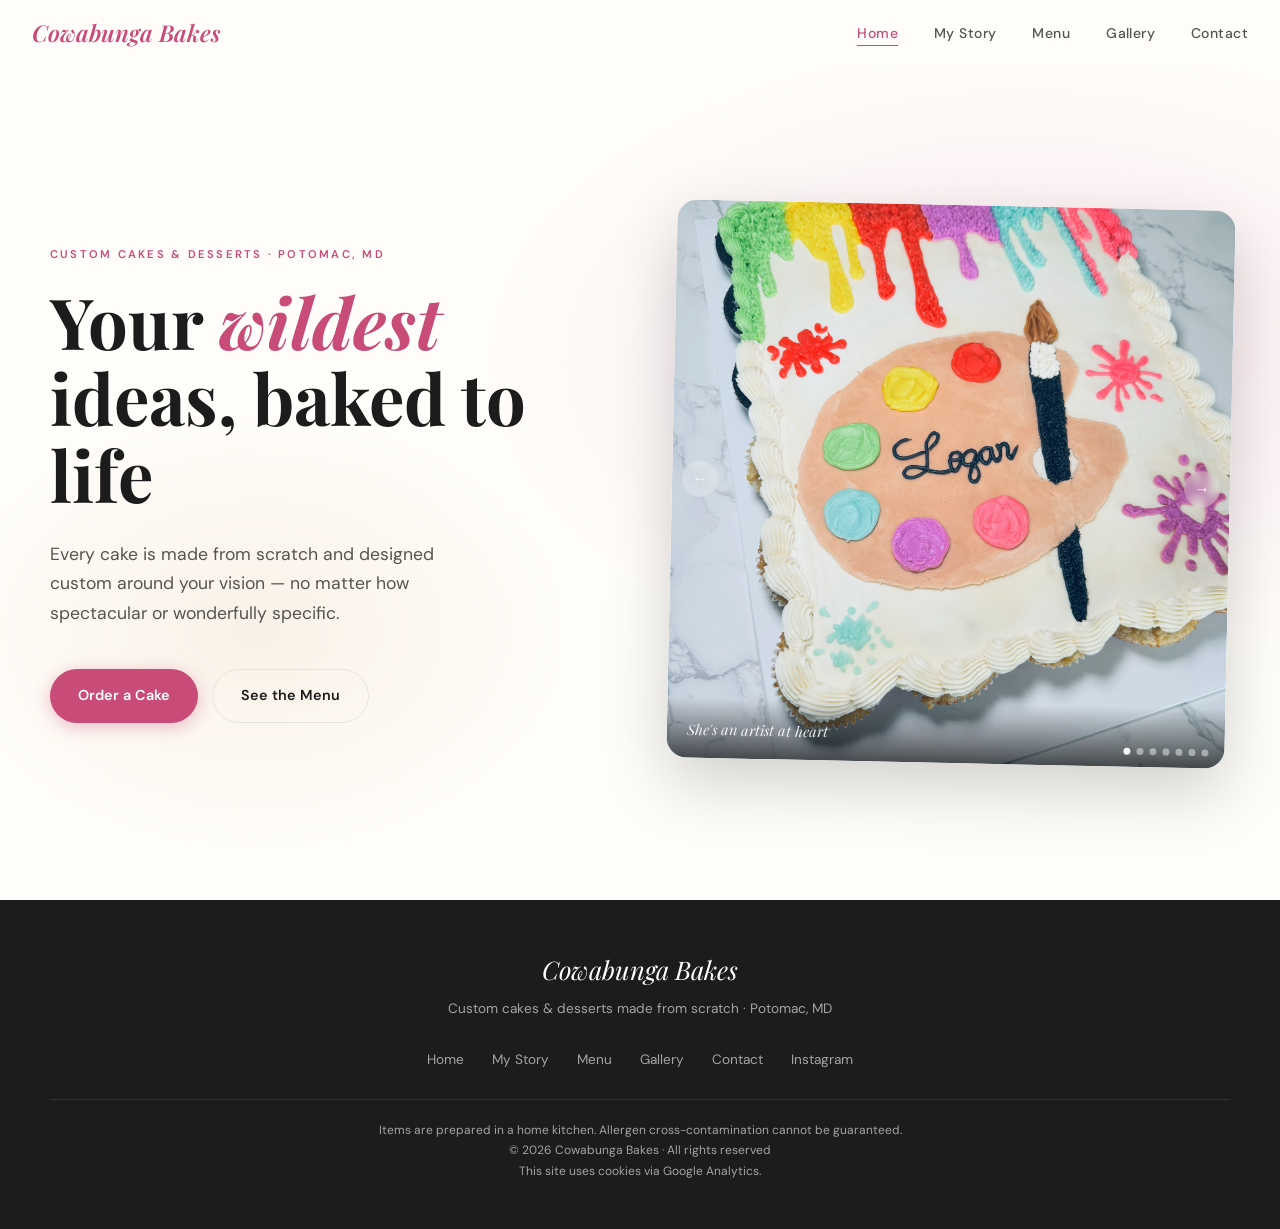
<file: docs/index.html>
<!DOCTYPE html>
<html lang="en">
<head>
  <!-- Google tag (gtag.js) -->
  <script async src="https://www.googletagmanager.com/gtag/js?id=G-ZT3Q25N7N7"></script>
  <script>
    window.dataLayer = window.dataLayer || [];
    function gtag(){dataLayer.push(arguments);}
    gtag('js', new Date());
    // page_location is captured now, before the cleanup below, so Analytics
    // still sees the UTM tags that attribute the visit (e.g. from /qr).
    gtag('config', 'G-ZT3Q25N7N7', { page_location: location.href });

    // Then drop utm_* from the address bar so visitors see a clean URL.
    (function () {
      var url = new URL(location.href);
      var keys = Array.from(url.searchParams.keys()).filter(function (k) {
        return k.indexOf('utm_') === 0;
      });
      if (!keys.length) return;
      keys.forEach(function (k) { url.searchParams.delete(k); });
      history.replaceState(null, '', url.pathname + url.search + url.hash);
    })();
  </script>
  <meta charset="UTF-8">
  <link rel="icon" type="image/svg+xml" href="/favicon.svg">
  <meta name="viewport" content="width=device-width, initial-scale=1.0">
  <title>Cowabunga Bakes — Custom Cakes & Desserts in Potomac, MD</title>
  <meta name="description" content="Custom cakes, cupcakes, sugar cookies & more — made from scratch, peanut-free, and designed around your wildest ideas. Pickup in Potomac, MD.">
  <meta property="og:title" content="Cowabunga Bakes — Custom Cakes & Desserts in Potomac, MD">
  <meta property="og:description" content="Custom cakes, cupcakes, sugar cookies & more — made from scratch, peanut-free, and designed around your wildest ideas. Pickup in Potomac, MD.">
  <meta property="og:image" content="https://cowabungabakes.com/photos/2026-03-14_art_palette_pull_apart.jpg">
  <meta property="og:url" content="https://cowabungabakes.com/">
  <meta property="og:type" content="website">
  <meta name="twitter:card" content="summary_large_image">
  <script type="application/ld+json">
  {
    "@context": "https://schema.org",
    "@type": "Bakery",
    "@id": "https://cowabungabakes.com/#business",
    "name": "Cowabunga Bakes",
    "url": "https://cowabungabakes.com/",
    "description": "Custom cakes, cupcakes, sugar cookies & more — made from scratch, peanut-free, and designed around your wildest ideas. Pickup in Potomac, MD.",
    "image": "https://cowabungabakes.com/photos/2026-03-14_art_palette_pull_apart.jpg",
    "address": {
      "@type": "PostalAddress",
      "addressLocality": "Potomac",
      "addressRegion": "MD",
      "addressCountry": "US"
    },
    "priceRange": "$$$",
    "sameAs": [
      "https://www.instagram.com/cowabunga_bakes/"
    ],
    "knowsAbout": [
      "custom cakes",
      "cupcake pull-apart cakes",
      "cupcakes",
      "cake pops",
      "sugar cookies"
    ]
  }
  </script>
  <link rel="preconnect" href="https://fonts.googleapis.com">
  <link rel="preconnect" href="https://fonts.gstatic.com" crossorigin>
  <link href="https://fonts.googleapis.com/css2?family=Playfair+Display:ital,wght@0,400;0,600;0,700;1,400;1,600&family=DM+Sans:opsz,wght@9..40,300;9..40,400;9..40,500;9..40,600&display=swap" rel="stylesheet">
  <link rel="stylesheet" href="css/styles.css">
  <style>
    /* ── Hero ── */
    #home {
      min-height: 100svh;
      display: flex;
      align-items: center;
      padding-top: var(--nav-h);
      padding-left: 24px;
      padding-right: 24px;
      overflow: hidden;
      position: relative;
    }

    .hero-bg {
      position: absolute;
      inset: 0;
      background:
        radial-gradient(ellipse 60% 50% at 80% 40%, var(--rose-light) 0%, transparent 70%),
        radial-gradient(ellipse 40% 40% at 20% 70%, var(--gold-light) 0%, transparent 60%);
      pointer-events: none;
    }

    .hero-inner {
      position: relative;
      max-width: var(--max-w);
      margin: 0 auto;
      width: 100%;
      display: grid;
      grid-template-columns: 1fr 1fr;
      align-items: center;
      gap: 64px;
      padding: 80px 0;
    }

    .hero-eyebrow {
      font-size: 0.7rem;
      font-weight: 600;
      letter-spacing: 0.2em;
      text-transform: uppercase;
      color: var(--rose);
      margin-bottom: 20px;
    }

    .hero-title {
      font-family: var(--font-serif), serif;
      font-size: clamp(2.8rem, 5.5vw, 5rem);
      font-weight: 700;
      line-height: 1.08;
      color: var(--ink);
      margin-bottom: 28px;
    }

    .hero-title em {
      font-style: italic;
      color: var(--rose);
    }

    .hero-sub {
      font-size: 1.1rem;
      color: var(--ink-soft);
      max-width: 420px;
      margin-bottom: 40px;
      line-height: 1.7;
    }

    .hero-actions {
      display: flex;
      gap: 14px;
      flex-wrap: wrap;
    }

    .hero-visual {
      display: flex;
      flex-direction: column;
      gap: 16px;
      position: relative;
    }

    /* Hero carousel */
    .hero-carousel {
      position: relative;
      border-radius: 20px;
      overflow: hidden;
      box-shadow: 0 24px 64px rgba(0,0,0,0.18);
      transform: rotate(1.2deg);
      transition: transform 0.4s ease;
      aspect-ratio: 1 / 1;
    }

    .hero-carousel:hover { transform: rotate(0deg) scale(1.01); }

    .carousel-slide {
      position: absolute;
      inset: 0;
      opacity: 0;
      pointer-events: none;
      transition: opacity 0.8s ease;
    }

    .carousel-slide.active { opacity: 1; pointer-events: auto; }

    .carousel-slide img {
      width: 100%;
      height: 100%;
      object-fit: cover;
      display: block;
    }

    .hero-photo-caption {
      position: absolute;
      bottom: 0; left: 0; right: 0;
      padding: 20px 20px 16px;
      background: linear-gradient(to top, rgba(0,0,0,0.65) 0%, transparent 100%);
      font-family: var(--font-serif), serif;
      font-style: italic;
      font-size: 0.9rem;
      color: rgba(255,255,255,0.9);
    }

    .carousel-dots {
      position: absolute;
      bottom: 12px;
      right: 16px;
      display: flex;
      gap: 6px;
    }

    .carousel-dots button {
      width: 7px;
      height: 7px;
      border-radius: 50%;
      border: none;
      background: rgba(255,255,255,0.45);
      cursor: pointer;
      padding: 0;
      transition: background 0.3s;
    }

    .carousel-dots button.active { background: rgba(255,255,255,0.95); }

    .carousel-arrow {
      position: absolute;
      top: 50%;
      transform: translateY(-50%);
      background: rgba(255,255,255,0.25);
      backdrop-filter: blur(4px);
      border: none;
      border-radius: 50%;
      width: 36px;
      height: 36px;
      display: flex;
      align-items: center;
      justify-content: center;
      cursor: pointer;
      color: #fff;
      font-size: 1rem;
      transition: background 0.2s;
      z-index: 2;
    }

    .carousel-arrow:hover { background: rgba(255,255,255,0.45); }
    .carousel-arrow.prev { left: 10px; }
    .carousel-arrow.next { right: 10px; }

    @media (max-width: 900px) {
      .hero-inner { grid-template-columns: 1fr; gap: 48px; padding: 60px 0; }
    }

    @media (max-width: 580px) {
      #home { padding-left: 20px; padding-right: 20px; }
      .hero-title { font-size: clamp(2.4rem, 8vw, 3.5rem); }
    }
  </style>
</head>
<body>

  <nav id="main-nav">
    <a href="/" class="nav-brand">Cowabunga Bakes</a>
    <ul class="nav-links">
      <li><a href="/" class="active">Home</a></li>
      <li><a href="/story">My Story</a></li>
      <li><a href="/menu">Menu</a></li>
      <li><a href="/gallery">Gallery</a></li>
      <li><a href="/contact">Contact</a></li>
    </ul>
    <button class="hamburger" id="hamburger" aria-label="Toggle menu">
      <span></span><span></span><span></span>
    </button>
  </nav>

  <div class="mobile-menu" id="mobile-menu">
    <a href="/" class="active">Home</a>
    <a href="/story">My Story</a>
    <a href="/menu">Menu</a>
    <a href="/gallery">Gallery</a>
    <a href="/contact">Contact</a>
  </div>

  <section id="home">
    <div class="hero-bg"></div>
    <div class="hero-inner">
      <div class="hero-text">
        <p class="hero-eyebrow">Custom Cakes &amp; Desserts · Potomac, MD</p>
        <h1 class="hero-title">Your <em>wildest</em> ideas, baked to life</h1>
        <p class="hero-sub">Every cake is made from scratch and designed custom around your vision — no matter how spectacular or wonderfully specific.</p>
        <div class="hero-actions">
          <a href="/contact" class="btn btn-primary">Order a Cake</a>
          <a href="/menu" class="btn btn-secondary">See the Menu</a>
        </div>
      </div>

      <div class="hero-visual fade-in fade-in-delay-1">
        <div class="hero-carousel" id="heroCarousel">

          <div class="carousel-slide active">
            <a href="https://www.instagram.com/p/DWEH0q8lnyI/" target="_blank" rel="noopener">
              <img src="photos/2026-03-14_art_palette_pull_apart.jpg" alt="Art palette birthday cake">
            </a>
            <div class="hero-photo-caption">She's an artist at heart</div>
          </div>

          <div class="carousel-slide">
            <a href="https://www.instagram.com/p/DLXvuZgReXu/" target="_blank" rel="noopener">
              <img src="photos/2025-06-21_coffee_sweet_bean.jpg" alt="Coffee cup birthday cake">
            </a>
            <div class="hero-photo-caption">We have a one year-old, we just need coffee!</div>
          </div>

          <div class="carousel-slide">
            <a href="https://www.instagram.com/p/DVyZTtmloiF/" target="_blank" rel="noopener">
              <img src="photos/2026-03-04_jacks_level_up_67.jpg" alt="Chess birthday cake">
            </a>
            <div class="hero-photo-caption">Chess, video games, and 6-7</div>
          </div>

          <div class="carousel-slide">
            <a href="https://www.instagram.com/p/DRaZW_hkQWy/" target="_blank" rel="noopener">
              <img src="photos/2025-11-21_blues_brothers.jpg" alt="Blues Brothers birthday cake">
            </a>
            <div class="hero-photo-caption">I'm a soul man</div>
          </div>

          <div class="carousel-slide">
            <a href="https://www.instagram.com/p/DNMYO_8NpLB/" target="_blank" rel="noopener">
              <img src="photos/2025-08-10_fashion_legs_green_cake.jpg" alt="Fashion birthday cake">
            </a>
            <div class="hero-photo-caption">Fashion blog</div>
          </div>

          <div class="carousel-slide">
            <a href="https://www.instagram.com/p/DO4L_BbkU5k/" target="_blank" rel="noopener">
              <img src="photos/2025-09-20_smiley_checkered_birthday_cake.jpg" alt="Smiley checkered birthday cake">
            </a>
            <div class="hero-photo-caption">Smile emojis, pink, and punk</div>
          </div>

          <div class="carousel-slide">
            <a href="https://www.instagram.com/p/DTX2EBREQuT/" target="_blank" rel="noopener">
              <img src="photos/2026-01-10_circus_for_jonah.jpg" alt="Circus elephant birthday cake">
            </a>
            <div class="hero-photo-caption">Old timey circus</div>
          </div>


          <button class="carousel-arrow prev" id="carouselPrev" aria-label="Previous photo">&#8592;</button>
          <button class="carousel-arrow next" id="carouselNext" aria-label="Next photo">&#8594;</button>
          <div class="carousel-dots" id="carouselDots"></div>
        </div>
      </div>
    </div>
  </section>

  <footer>
    <div class="footer-inner">
      <div class="footer-brand">Cowabunga Bakes</div>
      <p class="footer-tagline">Custom cakes &amp; desserts made from scratch · Potomac, MD</p>
      <div class="footer-links">
        <a href="/">Home</a>
        <a href="/story">My Story</a>
        <a href="/menu">Menu</a>
        <a href="/gallery">Gallery</a>
        <a href="/contact">Contact</a>
        <a href="https://www.instagram.com/cowabunga_bakes/" target="_blank" rel="noopener">Instagram</a>
      </div>
      <div class="footer-legal">
        <p>Items are prepared in a home kitchen. Allergen cross-contamination cannot be guaranteed.</p>
        <p>&copy; 2026 Cowabunga Bakes · All rights reserved</p>
        <p>This site uses cookies via Google Analytics.</p>
      </div>
    </div>
  </footer>

  <script src="js/nav.js"></script>
  <script>
    document.querySelectorAll('.fade-in').forEach(el => {
      new IntersectionObserver((entries, obs) => {
        entries.forEach(e => { if (e.isIntersecting) { e.target.classList.add('visible'); obs.unobserve(e.target); } });
      }, { threshold: 0.1 }).observe(el);
    });

    // Hero carousel
    const slides = document.querySelectorAll('#heroCarousel .carousel-slide');
    const dotsContainer = document.getElementById('carouselDots');
    let current = 0;

    slides.forEach((_, i) => {
      const btn = document.createElement('button');
      btn.setAttribute('aria-label', `Photo ${i + 1}`);
      if (i === 0) btn.classList.add('active');
      btn.addEventListener('click', () => goTo(i));
      dotsContainer.appendChild(btn);
    });

    function goTo(n) {
      slides[current].classList.remove('active');
      dotsContainer.children[current].classList.remove('active');
      current = (n + slides.length) % slides.length;
      slides[current].classList.add('active');
      dotsContainer.children[current].classList.add('active');
    }

    let autoplay = setInterval(() => goTo(current + 1), 6000);

    function resetAutoplay() {
      clearInterval(autoplay);
      autoplay = setInterval(() => goTo(current + 1), 6000);
    }

    document.getElementById('carouselPrev').addEventListener('click', () => { goTo(current - 1); resetAutoplay(); });
    document.getElementById('carouselNext').addEventListener('click', () => { goTo(current + 1); resetAutoplay(); });
  </script>
</body>
</html>
</file>
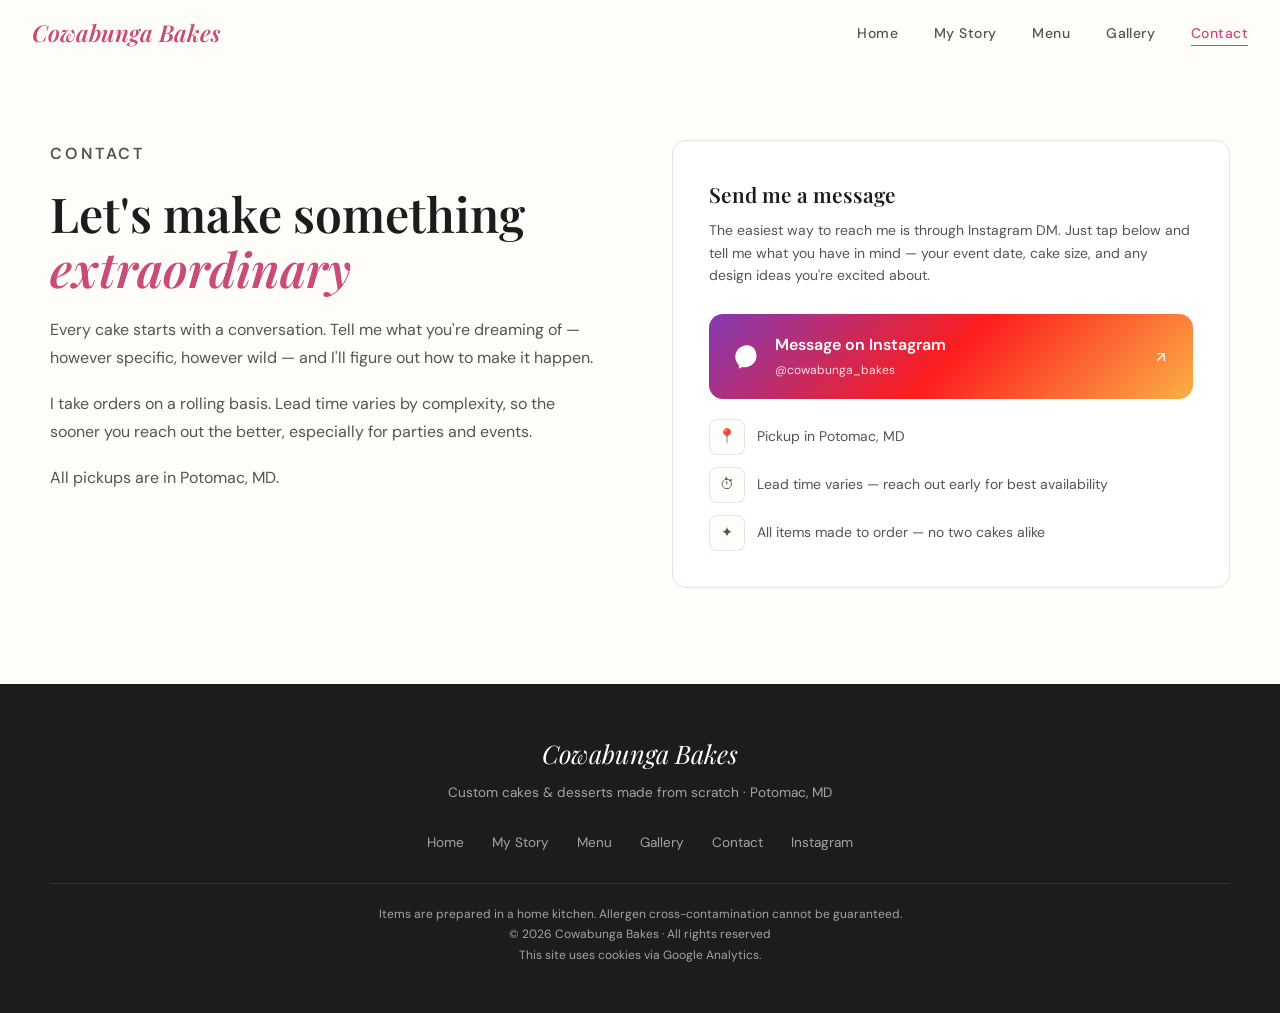
<file: docs/contact.html>
<!DOCTYPE html>
<html lang="en">
<head>
  <!-- Google tag (gtag.js) -->
  <script async src="https://www.googletagmanager.com/gtag/js?id=G-ZT3Q25N7N7"></script>
  <script>
    window.dataLayer = window.dataLayer || [];
    function gtag(){dataLayer.push(arguments);}
    gtag('js', new Date());
    gtag('config', 'G-ZT3Q25N7N7');
  </script>
  <meta charset="UTF-8">
  <link rel="icon" type="image/svg+xml" href="/favicon.svg">
  <meta name="viewport" content="width=device-width, initial-scale=1.0">
  <title>Contact — Cowabunga Bakes</title>
  <meta name="description" content="Order a custom cake or dessert from Cowabunga Bakes. Message on Instagram to get started. Pickup in Potomac, MD.">
  <meta property="og:title" content="Contact — Cowabunga Bakes">
  <meta property="og:description" content="Order a custom cake or dessert from Cowabunga Bakes. Message on Instagram to get started. Pickup in Potomac, MD.">
  <meta property="og:image" content="https://cowabungabakes.com/photos/2026-03-14_art_palette_pull_apart.jpg">
  <meta property="og:url" content="https://cowabungabakes.com/contact">
  <meta property="og:type" content="website">
  <meta name="twitter:card" content="summary_large_image">
  <link rel="preconnect" href="https://fonts.googleapis.com">
  <link rel="preconnect" href="https://fonts.gstatic.com" crossorigin>
  <link href="https://fonts.googleapis.com/css2?family=Playfair+Display:ital,wght@0,400;0,600;0,700;1,400;1,600&family=DM+Sans:opsz,wght@9..40,300;9..40,400;9..40,500;9..40,600&display=swap" rel="stylesheet">
  <link rel="stylesheet" href="css/styles.css">
  <style>
    .contact-grid {
      display: grid;
      grid-template-columns: 1fr 1fr;
      gap: 64px;
      align-items: start;
    }

    .contact-text p {
      color: var(--ink-soft);
      margin-bottom: 18px;
      font-size: 1rem;
      line-height: 1.75;
    }

    .contact-text p:last-child { margin-bottom: 0; }

    .contact-card {
      background: var(--surface);
      border: 1px solid var(--border);
      border-radius: var(--radius);
      padding: 36px;
    }

    .contact-card h2 {
      font-family: var(--font-serif);
      font-size: 1.3rem;
      font-weight: 600;
      margin-bottom: 8px;
    }

    .contact-card .sub {
      font-size: 0.875rem;
      color: var(--ink-soft);
      margin-bottom: 28px;
      line-height: 1.6;
    }

    .dm-button {
      display: flex;
      align-items: center;
      gap: 14px;
      background: linear-gradient(135deg, #833ab4, #fd1d1d, #fcb045);
      border-radius: var(--radius);
      padding: 18px 24px;
      color: #fff;
      font-family: var(--font-sans);
      font-weight: 600;
      font-size: 1rem;
      cursor: pointer;
      border: none;
      width: 100%;
      transition: var(--transition);
      text-align: left;
    }

    .dm-button:hover {
      transform: translateY(-2px);
      box-shadow: 0 8px 28px rgba(131,58,180,0.3);
    }

    .dm-button .dm-icon {
      width: 28px;
      height: 28px;
      flex-shrink: 0;
    }

    .dm-button .dm-label { flex: 1; }
    .dm-button .dm-label span {
      display: block;
      font-size: 0.75rem;
      font-weight: 400;
      opacity: 0.85;
      margin-top: 2px;
    }

    .contact-details {
      margin-top: 20px;
      display: flex;
      flex-direction: column;
      gap: 12px;
    }

    .contact-detail-row {
      display: flex;
      align-items: center;
      gap: 12px;
      font-size: 0.875rem;
      color: var(--ink-soft);
    }

    .detail-icon {
      width: 36px;
      height: 36px;
      background: var(--bg);
      border: 1px solid var(--border);
      border-radius: 8px;
      display: flex;
      align-items: center;
      justify-content: center;
      font-size: 0.9rem;
      flex-shrink: 0;
    }

    @media (max-width: 900px) {
      .contact-grid { grid-template-columns: 1fr; gap: 40px; }
    }
  </style>
</head>
<body>

  <nav id="main-nav">
    <a href="/" class="nav-brand">Cowabunga Bakes</a>
    <ul class="nav-links">
      <li><a href="/">Home</a></li>
      <li><a href="/story">My Story</a></li>
      <li><a href="/menu">Menu</a></li>
      <li><a href="/gallery">Gallery</a></li>
      <li><a href="/contact" class="active">Contact</a></li>
    </ul>
    <button class="hamburger" id="hamburger" aria-label="Toggle menu">
      <span></span><span></span><span></span>
    </button>
  </nav>

  <div class="mobile-menu" id="mobile-menu">
    <a href="/">Home</a>
    <a href="/story">My Story</a>
    <a href="/menu">Menu</a>
    <a href="/gallery">Gallery</a>
    <a href="/contact" class="active">Contact</a>
  </div>

  <main class="section">
    <div class="container">
      <div class="contact-grid">
        <div class="contact-text fade-in">
          <p class="section-label">Contact</p>
          <h1 class="section-title">Let's make something <em>extraordinary</em></h1>
          <p>Every cake starts with a conversation. Tell me what you're dreaming of — however specific, however wild — and I'll figure out how to make it happen.</p>
          <p>I take orders on a rolling basis. Lead time varies by complexity, so the sooner you reach out the better, especially for parties and events.</p>
          <p>All pickups are in Potomac, MD.</p>
        </div>

        <div class="contact-card fade-in fade-in-delay-1">
          <h2>Send me a message</h2>
          <p class="sub">The easiest way to reach me is through Instagram DM. Just tap below and tell me what you have in mind — your event date, cake size, and any design ideas you're excited about.</p>

          <a href="https://ig.me/m/cowabunga_bakes" target="_blank" rel="noopener" class="dm-button">
            <svg class="dm-icon" viewBox="0 0 24 24" fill="none" xmlns="http://www.w3.org/2000/svg">
              <path d="M12 2C6.48 2 2 6.36 2 11.77c0 2.8 1.17 5.31 3.06 7.12V22l2.79-1.53c.74.2 1.53.31 2.35.31 5.52 0 10-4.36 10-9.77C20 6.36 17.52 2 12 2z" fill="white"/>
              <path d="M7 14l3.5-3.75L13 12l3.5-3.75L13 12l-2.5-1.75L7 14z" fill="url(#dm-gradient)"/>
              <defs>
                <linearGradient id="dm-gradient" x1="7" y1="8" x2="16.5" y2="14" gradientUnits="userSpaceOnUse">
                  <stop offset="0" stop-color="#833ab4"/>
                  <stop offset="1" stop-color="#fcb045"/>
                </linearGradient>
              </defs>
            </svg>
            <div class="dm-label">
              Message on Instagram
              <span>@cowabunga_bakes</span>
            </div>
            <svg width="16" height="16" viewBox="0 0 24 24" fill="none"><path d="M7 17L17 7M17 7H7M17 7v10" stroke="white" stroke-width="2" stroke-linecap="round" stroke-linejoin="round"/></svg>
          </a>

          <div class="contact-details">
            <div class="contact-detail-row">
              <div class="detail-icon">📍</div>
              <span>Pickup in Potomac, MD</span>
            </div>
            <div class="contact-detail-row">
              <div class="detail-icon">⏱</div>
              <span>Lead time varies — reach out early for best availability</span>
            </div>
            <div class="contact-detail-row">
              <div class="detail-icon">✦</div>
              <span>All items made to order — no two cakes alike</span>
            </div>
          </div>
        </div>
      </div>
    </div>
  </main>

  <footer>
    <div class="footer-inner">
      <div class="footer-brand">Cowabunga Bakes</div>
      <p class="footer-tagline">Custom cakes &amp; desserts made from scratch · Potomac, MD</p>
      <div class="footer-links">
        <a href="/">Home</a>
        <a href="/story">My Story</a>
        <a href="/menu">Menu</a>
        <a href="/gallery">Gallery</a>
        <a href="/contact">Contact</a>
        <a href="https://www.instagram.com/cowabunga_bakes/" target="_blank" rel="noopener">Instagram</a>
      </div>
      <div class="footer-legal">
        <p>Items are prepared in a home kitchen. Allergen cross-contamination cannot be guaranteed.</p>
        <p>&copy; 2026 Cowabunga Bakes · All rights reserved</p>
        <p>This site uses cookies via Google Analytics.</p>
      </div>
    </div>
  </footer>

  <script src="js/nav.js"></script>
  <script>
    document.querySelectorAll('.fade-in').forEach(el => {
      new IntersectionObserver((entries, obs) => {
        entries.forEach(e => { if (e.isIntersecting) { e.target.classList.add('visible'); obs.unobserve(e.target); } });
      }, { threshold: 0.1 }).observe(el);
    });
  </script>
</body>
</html>
</file>
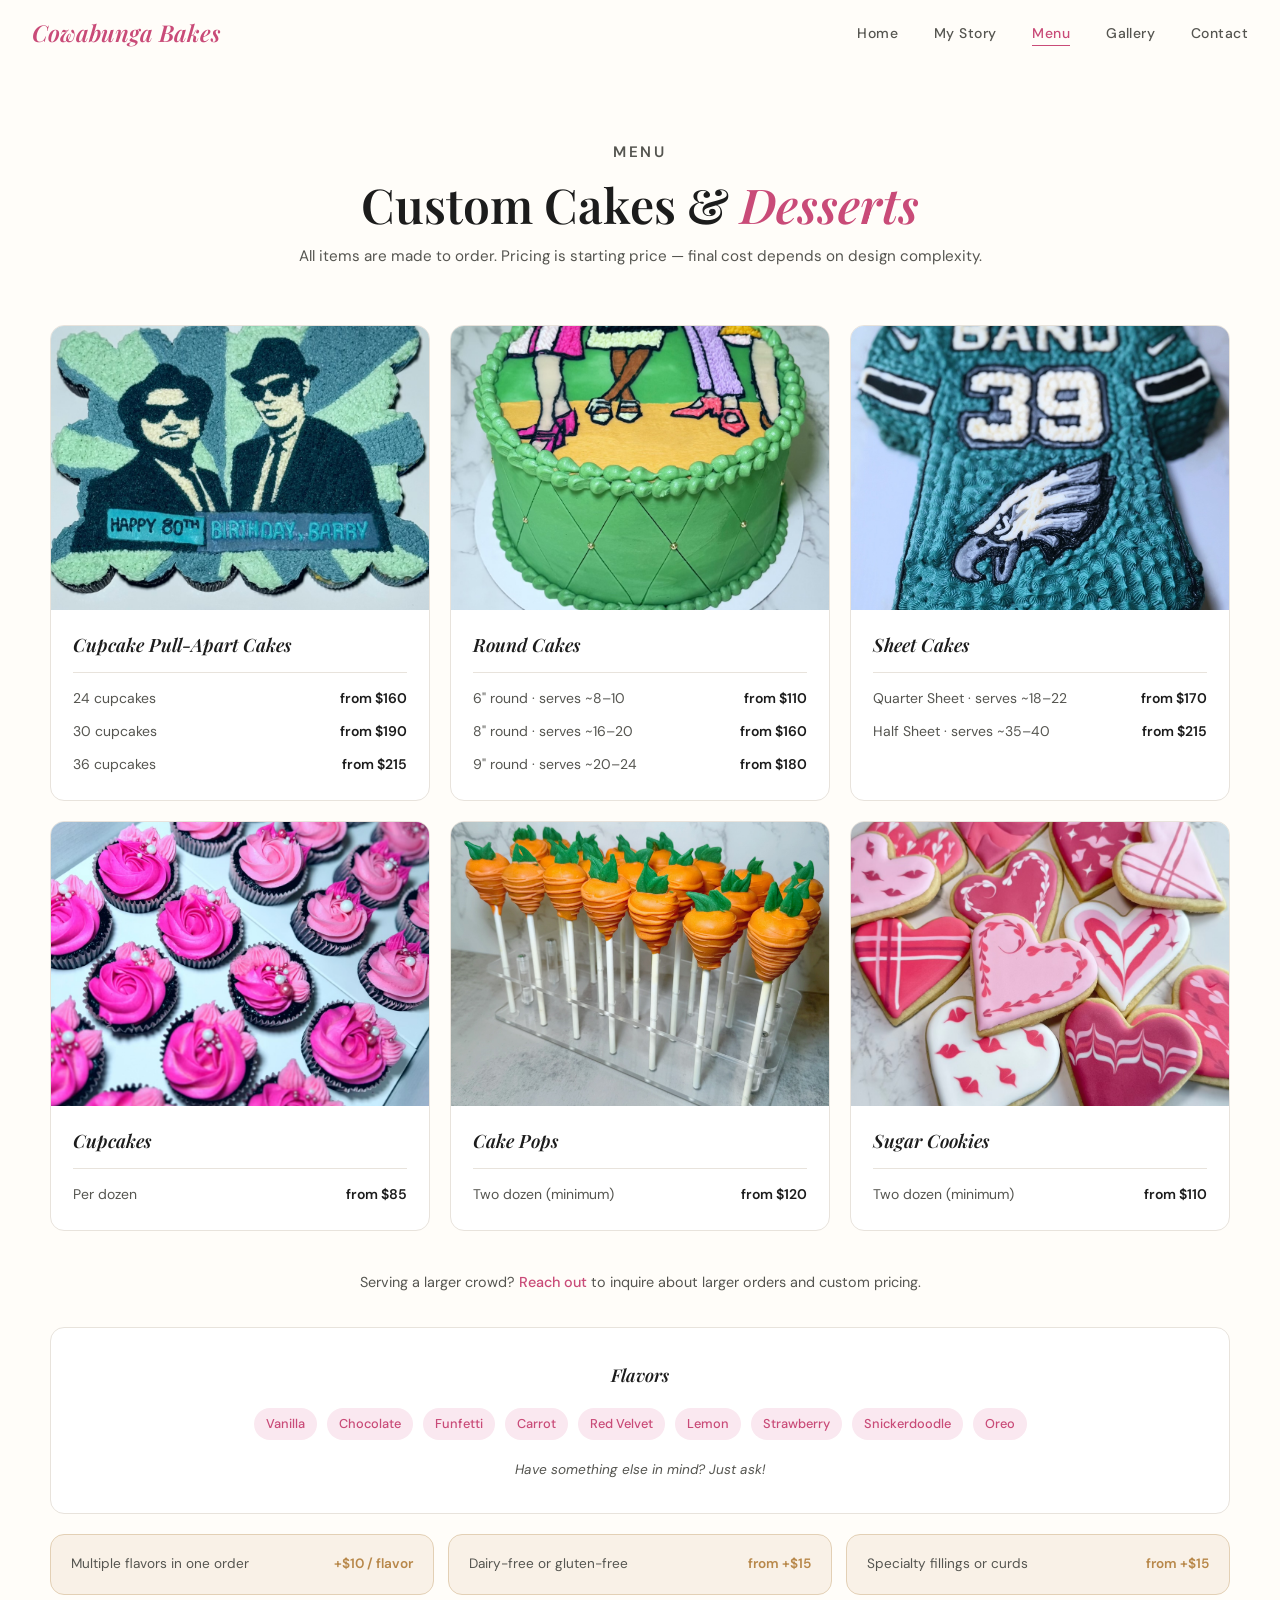
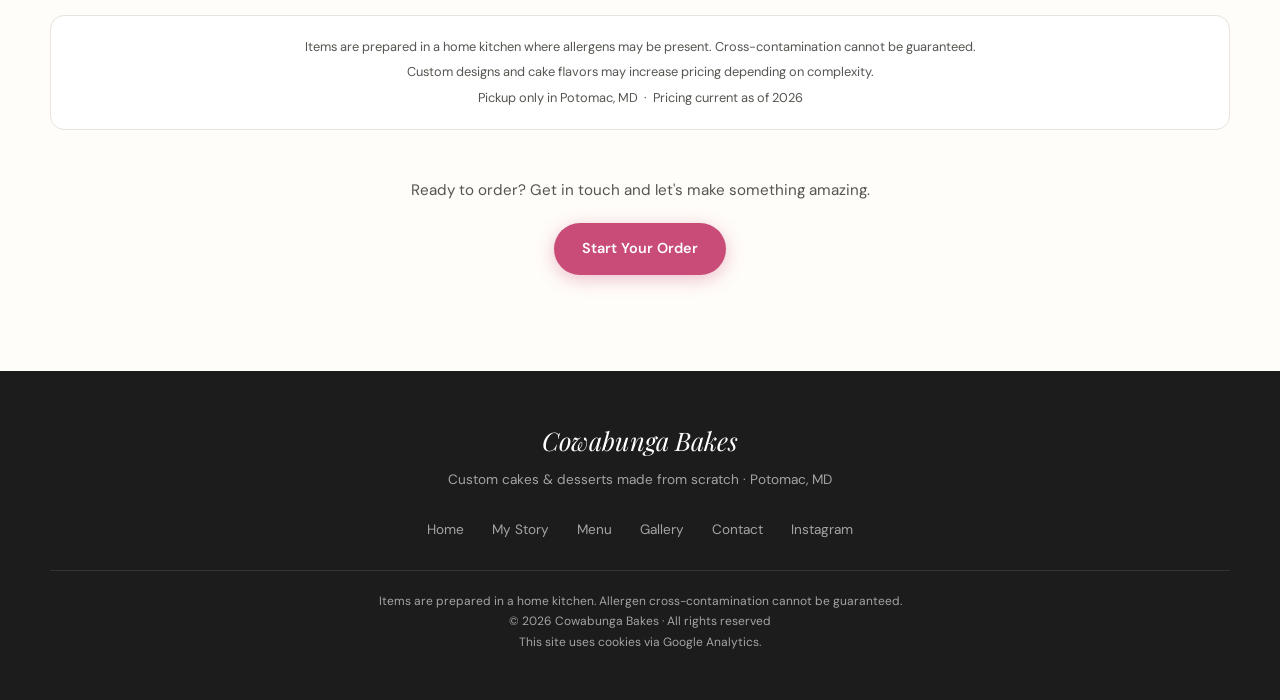
<file: docs/menu.html>
<!DOCTYPE html>
<html lang="en">
<head>
  <!-- Google tag (gtag.js) -->
  <script async src="https://www.googletagmanager.com/gtag/js?id=G-ZT3Q25N7N7"></script>
  <script>
    window.dataLayer = window.dataLayer || [];
    function gtag(){dataLayer.push(arguments);}
    gtag('js', new Date());
    gtag('config', 'G-ZT3Q25N7N7');
  </script>
  <meta charset="UTF-8">
  <link rel="icon" type="image/svg+xml" href="/favicon.svg">
  <meta name="viewport" content="width=device-width, initial-scale=1.0">
  <title>Menu — Cowabunga Bakes</title>
  <meta name="description" content="Custom cakes, cupcakes, cake pops, sugar cookies & more — made to order from scratch in Potomac, MD. View pricing and flavors.">
  <meta property="og:title" content="Menu — Cowabunga Bakes">
  <meta property="og:description" content="Custom cakes, cupcakes, cake pops, sugar cookies & more — made to order from scratch in Potomac, MD. View pricing and flavors.">
  <meta property="og:image" content="https://cowabungabakes.com/photos/2026-03-14_art_palette_pull_apart.jpg">
  <meta property="og:url" content="https://cowabungabakes.com/menu">
  <meta property="og:type" content="website">
  <meta name="twitter:card" content="summary_large_image">
  <script type="application/ld+json">
  {
    "@context": "https://schema.org",
    "@type": "OfferCatalog",
    "name": "Cowabunga Bakes Menu",
    "url": "https://cowabungabakes.com/menu",
    "provider": { "@id": "https://cowabungabakes.com/#business" },
    "itemListElement": [
      {
        "@type": "OfferCatalog",
        "name": "Cupcake Pull-Apart Cakes",
        "itemListElement": [
          { "@type": "Offer", "name": "24 cupcakes", "priceSpecification": { "@type": "PriceSpecification", "minPrice": 160, "priceCurrency": "USD" } },
          { "@type": "Offer", "name": "30 cupcakes", "priceSpecification": { "@type": "PriceSpecification", "minPrice": 190, "priceCurrency": "USD" } },
          { "@type": "Offer", "name": "36 cupcakes", "priceSpecification": { "@type": "PriceSpecification", "minPrice": 215, "priceCurrency": "USD" } }
        ]
      },
      {
        "@type": "OfferCatalog",
        "name": "Round Cakes",
        "itemListElement": [
          { "@type": "Offer", "name": "6\" round · serves ~8–10", "priceSpecification": { "@type": "PriceSpecification", "minPrice": 110, "priceCurrency": "USD" } },
          { "@type": "Offer", "name": "8\" round · serves ~16–20", "priceSpecification": { "@type": "PriceSpecification", "minPrice": 160, "priceCurrency": "USD" } },
          { "@type": "Offer", "name": "9\" round · serves ~20–24", "priceSpecification": { "@type": "PriceSpecification", "minPrice": 180, "priceCurrency": "USD" } }
        ]
      },
      {
        "@type": "OfferCatalog",
        "name": "Sheet Cakes",
        "itemListElement": [
          { "@type": "Offer", "name": "Quarter Sheet · serves ~18–22", "priceSpecification": { "@type": "PriceSpecification", "minPrice": 170, "priceCurrency": "USD" } },
          { "@type": "Offer", "name": "Half Sheet · serves ~35–40", "priceSpecification": { "@type": "PriceSpecification", "minPrice": 215, "priceCurrency": "USD" } }
        ]
      },
      {
        "@type": "OfferCatalog",
        "name": "Cupcakes",
        "itemListElement": [
          { "@type": "Offer", "name": "Per dozen", "priceSpecification": { "@type": "PriceSpecification", "minPrice": 85, "priceCurrency": "USD" } }
        ]
      },
      {
        "@type": "OfferCatalog",
        "name": "Cake Pops",
        "itemListElement": [
          { "@type": "Offer", "name": "Two dozen (minimum)", "priceSpecification": { "@type": "PriceSpecification", "minPrice": 120, "priceCurrency": "USD" } }
        ]
      },
      {
        "@type": "OfferCatalog",
        "name": "Sugar Cookies",
        "itemListElement": [
          { "@type": "Offer", "name": "Two dozen (minimum)", "priceSpecification": { "@type": "PriceSpecification", "minPrice": 110, "priceCurrency": "USD" } }
        ]
      }
    ]
  }
  </script>
  <link rel="preconnect" href="https://fonts.googleapis.com">
  <link rel="preconnect" href="https://fonts.gstatic.com" crossorigin>
  <link href="https://fonts.googleapis.com/css2?family=Playfair+Display:ital,wght@0,400;0,600;0,700;1,400;1,600&family=DM+Sans:opsz,wght@9..40,300;9..40,400;9..40,500;9..40,600&display=swap" rel="stylesheet">
  <link rel="stylesheet" href="css/styles.css">
  <style>
    .menu-header {
      text-align: center;
      margin-bottom: 56px;
    }

    .menu-header .section-title { margin-bottom: 12px; }

    .menu-header p {
      color: var(--ink-soft);
      font-size: 0.95rem;
    }

    .menu-grid {
      display: grid;
      grid-template-columns: repeat(3, 1fr);
      gap: 20px;
      margin-bottom: 40px;
    }

    .menu-card {
      background: var(--surface);
      border: 1px solid var(--border);
      border-radius: var(--radius);
      overflow: hidden;
      transition: box-shadow var(--transition), transform var(--transition);
    }

    .menu-card:hover {
      box-shadow: 0 8px 32px rgba(0,0,0,0.10);
      transform: translateY(-3px);
    }

    .menu-card:hover .menu-card-img img {
      transform: scale(1.04);
    }

    .menu-card-img {
      aspect-ratio: 4 / 3;
      overflow: hidden;
      background: var(--rose-light);
    }

    .menu-card-img img {
      width: 100%;
      height: 100%;
      object-fit: cover;
      display: block;
      transition: transform 0.5s cubic-bezier(0.4,0,0.2,1);
    }

    .menu-card-body {
      padding: 20px 22px 24px;
    }

    .menu-card h2 {
      font-family: var(--font-serif), serif;
      font-style: italic;
      font-size: 1.15rem;
      font-weight: 600;
      margin-bottom: 14px;
      padding-bottom: 12px;
      border-bottom: 1px solid var(--border);
    }

    .menu-row {
      display: flex;
      justify-content: space-between;
      align-items: baseline;
      gap: 12px;
      margin-bottom: 10px;
      font-size: 0.875rem;
    }

    .menu-row:last-child { margin-bottom: 0; }

    .menu-row .label {
      color: var(--ink-soft);
      flex: 1;
    }

    .menu-row .price {
      font-weight: 600;
      color: var(--ink);
      white-space: nowrap;
    }

    .menu-divider {
      background: var(--surface);
      border: 1px solid var(--border);
      border-radius: var(--radius);
      padding: 32px 36px;
      margin-bottom: 20px;
    }

    .menu-divider h2 {
      font-family: var(--font-serif), serif;
      font-style: italic;
      font-size: 1.1rem;
      font-weight: 600;
      margin-bottom: 16px;
      text-align: center;
    }

    .flavors-list {
      text-align: center;
      color: var(--ink-soft);
      font-size: 0.9rem;
      line-height: 2;
    }

    .flavors-list span {
      display: inline-block;
      background: var(--rose-light);
      color: var(--rose);
      border-radius: 100px;
      padding: 3px 12px;
      margin: 3px;
      font-size: 0.8rem;
      font-weight: 500;
    }

    .add-ons-grid {
      display: grid;
      grid-template-columns: repeat(3, 1fr);
      gap: 14px;
      margin-bottom: 20px;
    }

    .add-on-card {
      background: var(--gold-light);
      border: 1px solid #e3d0b5;
      border-radius: var(--radius);
      padding: 18px 20px;
      display: flex;
      justify-content: space-between;
      align-items: center;
      gap: 12px;
    }

    .add-on-card .label {
      font-size: 0.85rem;
      color: var(--ink-soft);
    }

    .add-on-card .price {
      font-size: 0.85rem;
      font-weight: 600;
      color: var(--gold);
      white-space: nowrap;
    }

    .menu-footer-note {
      background: var(--surface);
      border: 1px solid var(--border);
      border-radius: var(--radius);
      padding: 20px 24px;
      font-size: 0.8rem;
      color: var(--ink-soft);
      line-height: 1.7;
      text-align: center;
    }

    .menu-footer-note p { margin-bottom: 4px; }
    .menu-footer-note p:last-child { margin-bottom: 0; }

    .order-cta {
      text-align: center;
      margin-top: 48px;
    }

    .order-cta p {
      font-size: 0.95rem;
      color: var(--ink-soft);
      margin-bottom: 20px;
    }

    @media (max-width: 900px) {
      .menu-grid { grid-template-columns: 1fr 1fr; }
      .add-ons-grid { grid-template-columns: 1fr; }
    }

    @media (max-width: 580px) {
      .menu-grid { grid-template-columns: 1fr; }
      .menu-card-img { aspect-ratio: 3 / 2; }
    }
  </style>
</head>
<body>

  <nav id="main-nav">
    <a href="/" class="nav-brand">Cowabunga Bakes</a>
    <ul class="nav-links">
      <li><a href="/">Home</a></li>
      <li><a href="/story">My Story</a></li>
      <li><a href="/menu" class="active">Menu</a></li>
      <li><a href="/gallery">Gallery</a></li>
      <li><a href="/contact">Contact</a></li>
    </ul>
    <button class="hamburger" id="hamburger" aria-label="Toggle menu">
      <span></span><span></span><span></span>
    </button>
  </nav>

  <div class="mobile-menu" id="mobile-menu">
    <a href="/">Home</a>
    <a href="/story">My Story</a>
    <a href="/menu" class="active">Menu</a>
    <a href="/gallery">Gallery</a>
    <a href="/contact">Contact</a>
  </div>

  <main class="section">
    <div class="container">
      <div class="menu-header fade-in">
        <p class="section-label">Menu</p>
        <h1 class="section-title">Custom Cakes &amp; <em>Desserts</em></h1>
        <p>All items are made to order. Pricing is starting price — final cost depends on design complexity.</p>
      </div>

      <div class="menu-grid">
        <div class="menu-card fade-in">
          <div class="menu-card-img">
            <img src="photos/menu-pics/pull-apart-cupcake-cake.jpeg" alt="Cupcake pull-apart cake" loading="lazy">
          </div>
          <div class="menu-card-body">
            <h2>Cupcake Pull-Apart Cakes</h2>
            <div class="menu-row">
                <span class="label">24 cupcakes</span>
                <span class="price">from $160</span>
            </div>
            <div class="menu-row">
              <span class="label">30 cupcakes</span>
                <span class="price">from $190</span>
            </div>
            <div class="menu-row">
              <span class="label">36 cupcakes</span>
              <span class="price">from $215</span>
            </div>
          </div>
        </div>

        <div class="menu-card fade-in fade-in-delay-1">
          <div class="menu-card-img">
            <img src="photos/menu-pics/round-cake.jpeg" alt="Round cake" loading="lazy">
          </div>
          <div class="menu-card-body">
            <h2>Round Cakes</h2>
            <div class="menu-row">
              <span class="label">6" round · serves ~8–10</span>
              <span class="price">from $110</span>
            </div>
            <div class="menu-row">
              <span class="label">8" round · serves ~16–20</span>
              <span class="price">from $160</span>
            </div>
            <div class="menu-row">
              <span class="label">9" round · serves ~20–24</span>
              <span class="price">from $180</span>
            </div>
          </div>
        </div>

        <div class="menu-card fade-in fade-in-delay-2">
          <div class="menu-card-img">
            <img src="photos/menu-pics/sheet-cake.jpeg" alt="Sheet cake" loading="lazy">
          </div>
          <div class="menu-card-body">
            <h2>Sheet Cakes</h2>
            <div class="menu-row">
              <span class="label">Quarter Sheet · serves ~18–22</span>
              <span class="price">from $170</span>
            </div>
            <div class="menu-row">
              <span class="label">Half Sheet · serves ~35–40</span>
              <span class="price">from $215</span>
            </div>
          </div>
        </div>

        <div class="menu-card fade-in">
          <div class="menu-card-img">
            <img src="photos/menu-pics/cupcakes.jpeg" alt="Cupcakes" loading="lazy">
          </div>
          <div class="menu-card-body">
            <h2>Cupcakes</h2>
            <div class="menu-row">
              <span class="label">Per dozen</span>
              <span class="price">from $85</span>
            </div>
          </div>
        </div>

        <div class="menu-card fade-in fade-in-delay-1">
          <div class="menu-card-img">
            <img src="photos/menu-pics/cake-pops.jpeg" alt="Cake pops" loading="lazy">
          </div>
          <div class="menu-card-body">
            <h2>Cake Pops</h2>
            <div class="menu-row">
              <span class="label">Two dozen (minimum)</span>
              <span class="price">from $120</span>
            </div>
          </div>
        </div>

        <div class="menu-card fade-in fade-in-delay-2">
          <div class="menu-card-img">
            <img src="photos/menu-pics/sugar-cookies.jpeg" alt="Sugar cookies" loading="lazy">
          </div>
          <div class="menu-card-body">
            <h2>Sugar Cookies</h2>
            <div class="menu-row">
              <span class="label">Two dozen (minimum)</span>
              <span class="price">from $110</span>
            </div>
          </div>
        </div>
      </div>

      <p class="fade-in" style="text-align:center;font-size:0.9rem;color:var(--ink-soft);margin-bottom:32px;">Serving a larger crowd? <a href="/contact" style="color:var(--rose);text-decoration:none;font-weight:500;">Reach out</a> to inquire about larger orders and custom pricing.</p>

      <div class="menu-divider fade-in">
        <h2>Flavors</h2>
        <div class="flavors-list">
          <span>Vanilla</span>
          <span>Chocolate</span>
          <span>Funfetti</span>
          <span>Carrot</span>
          <span>Red Velvet</span>
          <span>Lemon</span>
          <span>Strawberry</span>
          <span>Snickerdoodle</span>
          <span>Oreo</span>
        </div>
        <p style="text-align:center;font-size:0.85rem;color:var(--ink-soft);margin-top:16px;font-style:italic">Have something else in mind? Just ask!</p>
      </div>

      <div class="add-ons-grid">
        <div class="add-on-card fade-in">
          <span class="label">Multiple flavors in one order</span>
          <span class="price">+$10 / flavor</span>
        </div>
        <div class="add-on-card fade-in fade-in-delay-1">
          <span class="label">Dairy-free or gluten-free</span>
          <span class="price">from +$15</span>
        </div>
        <div class="add-on-card fade-in fade-in-delay-2">
          <span class="label">Specialty fillings or curds</span>
          <span class="price">from +$15</span>
        </div>
      </div>

      <div class="menu-footer-note fade-in">
        <p>Items are prepared in a home kitchen where allergens may be present. Cross-contamination cannot be guaranteed.</p>
        <p>Custom designs and cake flavors may increase pricing depending on complexity.</p>
        <p>Pickup only in Potomac, MD &nbsp;·&nbsp; Pricing current as of 2026</p>
      </div>

      <div class="order-cta fade-in">
        <p>Ready to order? Get in touch and let's make something amazing.</p>
        <a href="/contact" class="btn btn-primary">Start Your Order</a>
      </div>
    </div>
  </main>

  <footer>
    <div class="footer-inner">
      <div class="footer-brand">Cowabunga Bakes</div>
      <p class="footer-tagline">Custom cakes &amp; desserts made from scratch · Potomac, MD</p>
      <div class="footer-links">
        <a href="/">Home</a>
        <a href="/story">My Story</a>
        <a href="/menu">Menu</a>
        <a href="/gallery">Gallery</a>
        <a href="/contact">Contact</a>
        <a href="https://www.instagram.com/cowabunga_bakes/" target="_blank" rel="noopener">Instagram</a>
      </div>
      <div class="footer-legal">
        <p>Items are prepared in a home kitchen. Allergen cross-contamination cannot be guaranteed.</p>
        <p>&copy; 2026 Cowabunga Bakes · All rights reserved</p>
        <p>This site uses cookies via Google Analytics.</p>
      </div>
    </div>
  </footer>

  <script src="js/nav.js"></script>
  <script>
    document.querySelectorAll('.fade-in').forEach(el => {
      new IntersectionObserver((entries, obs) => {
        entries.forEach(e => { if (e.isIntersecting) { e.target.classList.add('visible'); obs.unobserve(e.target); } });
      }, { threshold: 0.1 }).observe(el);
    });
  </script>
</body>
</html>
</file>
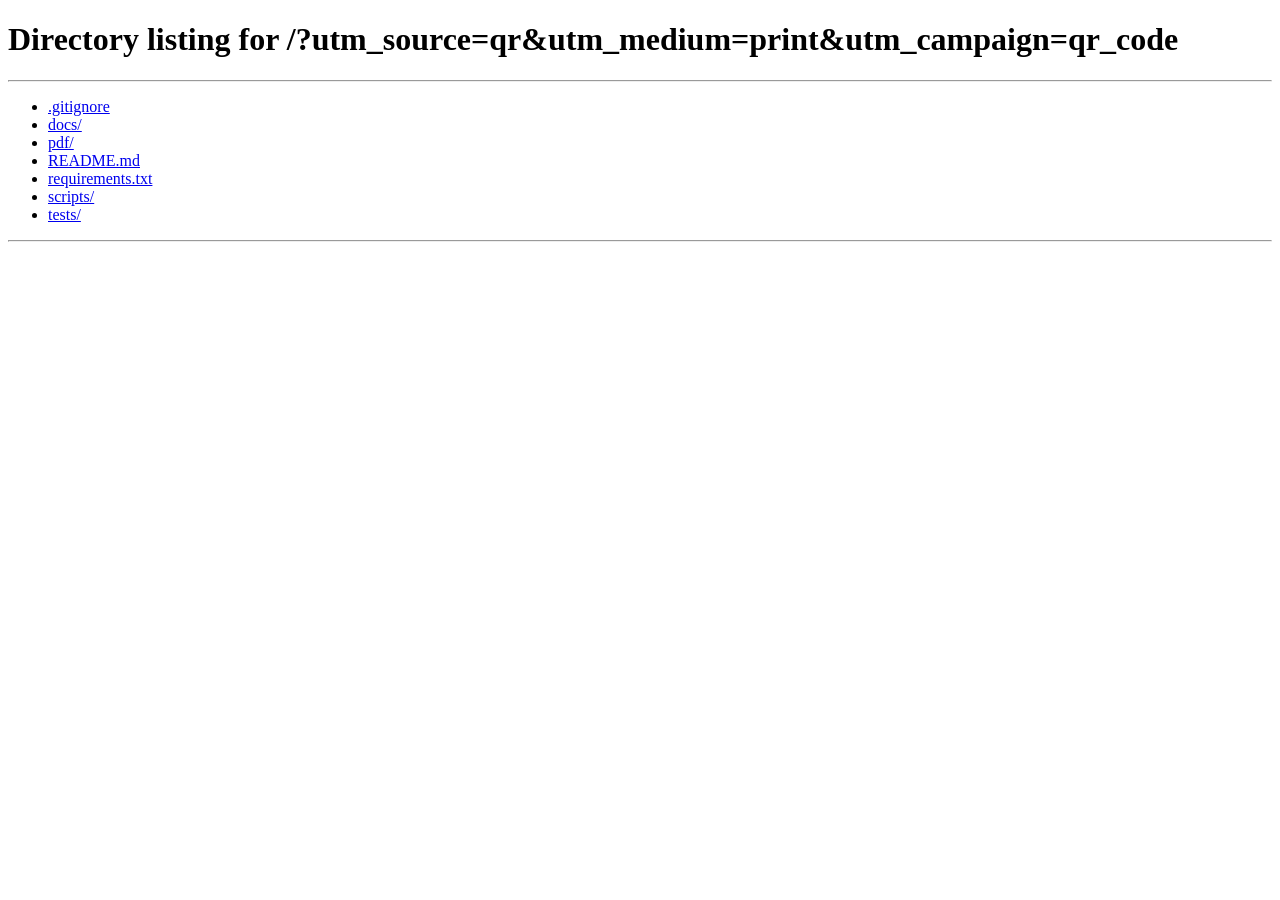
<file: docs/qr.html>
<!DOCTYPE html>
<html lang="en">
<head>
  <meta charset="UTF-8">
  <!-- Target of the printed QR code (https://cowabungabakes.com/qr).

       Forwards to the home page with UTM tags, so QR visits show up in
       Google Analytics under Reports → Acquisition → Traffic acquisition
       as session source / medium "qr / print".

       No gtag here: the home page's tag records the visit with the UTM
       attribution, and tagging this hop as well would double-count it.
       The home page then strips the tags from the address bar. -->
  <script>location.replace("/?utm_source=qr&utm_medium=print&utm_campaign=qr_code");</script>
  <meta http-equiv="refresh" content="0; url=/?utm_source=qr&amp;utm_medium=print&amp;utm_campaign=qr_code">
  <meta name="viewport" content="width=device-width, initial-scale=1.0">
  <meta name="robots" content="noindex">
  <title>Cowabunga Bakes</title>
  <meta name="description" content="Redirecting to Cowabunga Bakes.">
  <link rel="icon" type="image/svg+xml" href="/favicon.svg">
</head>
<body>
  <p><a href="/?utm_source=qr&amp;utm_medium=print&amp;utm_campaign=qr_code">Continue to Cowabunga Bakes</a></p>
</body>
</html>
</file>
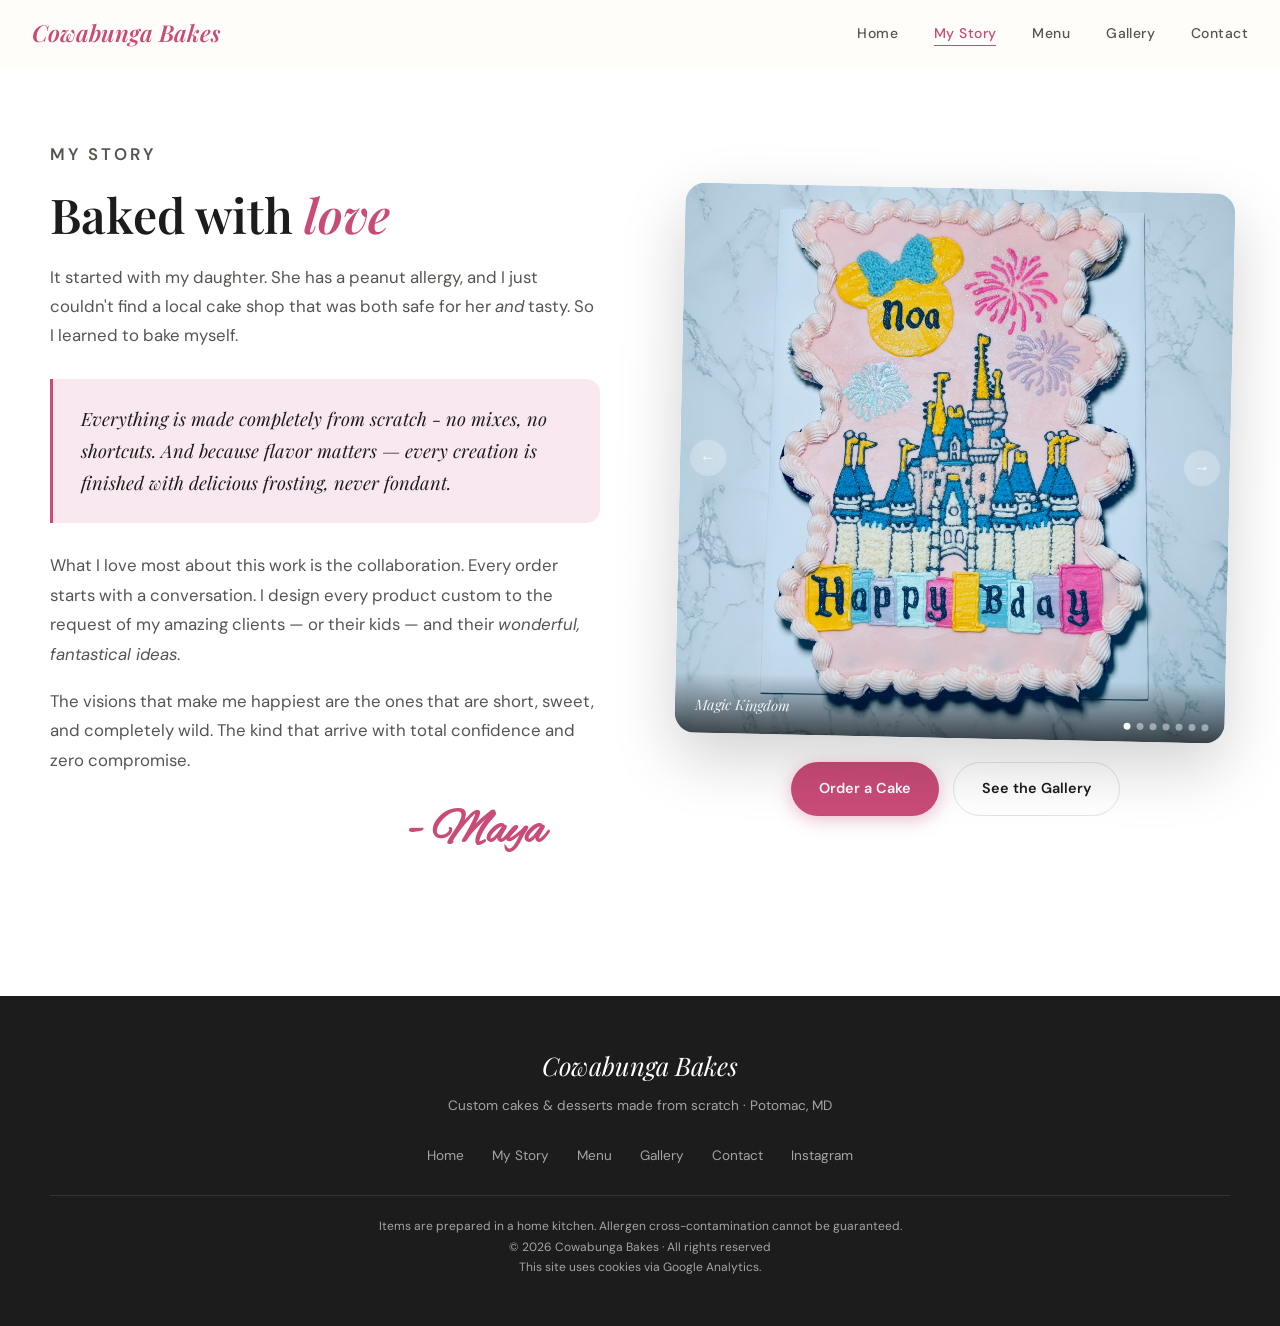
<file: docs/story.html>
<!DOCTYPE html>
<html lang="en">
<head>
  <!-- Google tag (gtag.js) -->
  <script async src="https://www.googletagmanager.com/gtag/js?id=G-ZT3Q25N7N7"></script>
  <script>
    window.dataLayer = window.dataLayer || [];
    function gtag(){dataLayer.push(arguments);}
    gtag('js', new Date());
    gtag('config', 'G-ZT3Q25N7N7');
  </script>
  <meta charset="UTF-8">
  <link rel="icon" type="image/svg+xml" href="/favicon.svg">
  <meta name="viewport" content="width=device-width, initial-scale=1.0">
  <title>My Story — Cowabunga Bakes</title>
  <meta name="description" content="Learn about how Cowabunga Bakes started — a self-taught baker making peanut-free, scratch-made custom cakes in Potomac, MD.">
  <meta property="og:title" content="My Story — Cowabunga Bakes">
  <meta property="og:description" content="Learn about how Cowabunga Bakes started — a self-taught baker making peanut-free, scratch-made custom cakes in Potomac, MD.">
  <meta property="og:image" content="https://cowabungabakes.com/photos/2026-03-14_art_palette_pull_apart.jpg">
  <meta property="og:url" content="https://cowabungabakes.com/story">
  <meta property="og:type" content="website">
  <meta name="twitter:card" content="summary_large_image">
  <link rel="preconnect" href="https://fonts.googleapis.com">
  <link rel="preconnect" href="https://fonts.gstatic.com" crossorigin>
  <link href="https://fonts.googleapis.com/css2?family=Playfair+Display:ital,wght@0,400;0,600;0,700;1,400;1,600&family=DM+Sans:opsz,wght@9..40,300;9..40,400;9..40,500;9..40,600&display=swap" rel="stylesheet">
  <link rel="stylesheet" href="css/styles.css">
  <link href="https://fonts.googleapis.com/css2?family=Alex+Brush&display=swap" rel="stylesheet">
  <style>
    body { background: var(--surface); }

    .story-grid {
      display: grid;
      grid-template-columns: 1fr 1fr;
      gap: 80px;
      align-items: start;
    }

    .story-text p {
      color: var(--ink-soft);
      margin-bottom: 18px;
      font-size: 1.05rem;
      line-height: 1.75;
    }

    .story-text p:last-child { margin-bottom: 0; }

    .story-highlight {
      background: var(--rose-light);
      border-left: 3px solid var(--rose);
      border-radius: 0 var(--radius) var(--radius) 0;
      padding: 24px 28px;
      margin: 28px 0;
    }

    .story-highlight p {
      color: var(--ink) !important;
      font-family: var(--font-serif), serif;
      font-style: italic;
      font-size: 1.15rem !important;
      margin: 0 !important;
    }

    /* ── Carousel ── */
    .hero-carousel {
      position: relative;
      border-radius: 20px;
      overflow: hidden;
      box-shadow: 0 24px 64px rgba(0,0,0,0.18);
      transform: rotate(1.2deg);
      transition: transform 0.4s ease;
      aspect-ratio: 1 / 1;
    }

    .hero-carousel:hover { transform: rotate(0deg) scale(1.01); }

    .carousel-slide {
      position: absolute;
      inset: 0;
      opacity: 0;
      pointer-events: none;
      transition: opacity 0.8s ease;
    }

    .carousel-slide.active { opacity: 1; pointer-events: auto; }

    .carousel-slide img {
      width: 100%;
      height: 100%;
      object-fit: cover;
      display: block;
    }

    .hero-photo-caption {
      position: absolute;
      bottom: 0; left: 0; right: 0;
      padding: 20px 20px 16px;
      background: linear-gradient(to top, rgba(0,0,0,0.65) 0%, transparent 100%);
      font-family: var(--font-serif), serif;
      font-style: italic;
      font-size: 0.9rem;
      color: rgba(255,255,255,0.9);
    }

    .carousel-dots {
      position: absolute;
      bottom: 12px;
      right: 16px;
      display: flex;
      gap: 6px;
    }

    .carousel-dots button {
      width: 7px;
      height: 7px;
      border-radius: 50%;
      border: none;
      background: rgba(255,255,255,0.45);
      cursor: pointer;
      padding: 0;
      transition: background 0.3s;
    }

    .carousel-dots button.active { background: rgba(255,255,255,0.95); }

    .carousel-arrow {
      position: absolute;
      top: 50%;
      transform: translateY(-50%);
      background: rgba(255,255,255,0.25);
      backdrop-filter: blur(4px);
      border: none;
      border-radius: 50%;
      width: 36px;
      height: 36px;
      display: flex;
      align-items: center;
      justify-content: center;
      cursor: pointer;
      color: #fff;
      font-size: 1rem;
      transition: background 0.2s;
      z-index: 2;
    }

    .carousel-arrow:hover { background: rgba(255,255,255,0.45); }
    .carousel-arrow.prev { left: 10px; }
    .carousel-arrow.next { right: 10px; }

    .story-cta {
      margin-top: 24px;
      display: flex;
      gap: 14px;
      flex-wrap: wrap;
      justify-content: center;
    }

    .story-signature {
      font-family: 'Alex Brush', cursive;
      font-size: clamp(2rem, 4vw, 3rem);
      font-weight: 700;
      color: var(--rose);
      margin-top: 4px;
      margin-bottom: 28px;
      text-align: right;
      padding-right: 10%;


    }

    @media (max-width: 900px) {
      .story-grid { grid-template-columns: 1fr; gap: 40px; }
    }
  </style>
</head>
<body>

  <nav id="main-nav">
    <a href="/" class="nav-brand">Cowabunga Bakes</a>
    <ul class="nav-links">
      <li><a href="/">Home</a></li>
      <li><a href="/story" class="active">My Story</a></li>
      <li><a href="/menu">Menu</a></li>
      <li><a href="/gallery">Gallery</a></li>
      <li><a href="/contact">Contact</a></li>
    </ul>
    <button class="hamburger" id="hamburger" aria-label="Toggle menu">
      <span></span><span></span><span></span>
    </button>
  </nav>

  <div class="mobile-menu" id="mobile-menu">
    <a href="/">Home</a>
    <a href="/story" class="active">My Story</a>
    <a href="/menu">Menu</a>
    <a href="/gallery">Gallery</a>
    <a href="/contact">Contact</a>
  </div>

  <main class="section">
    <div class="container">
      <div class="story-grid">
        <div class="story-text fade-in">
          <p class="section-label">My Story</p>
          <h1 class="section-title">Baked with <em>love</em></h1>
          <p>It started with my daughter. She has a peanut allergy, and I just couldn't find a local cake shop that was both safe for her <em>and</em> tasty. So I learned to bake myself.</p>

          <div class="story-highlight">
            <p>Everything is made completely from scratch - no mixes, no shortcuts. And because flavor matters — every creation is finished with delicious frosting, never fondant.</p>
          </div>

          <p>What I love most about this work is the collaboration. Every order starts with a conversation. I design every product custom to the request of my amazing clients — or their kids — and their <em>wonderful, fantastical ideas</em>.</p>
          <p>The visions that make me happiest are the ones that are short, sweet, and completely wild. The kind that arrive with total confidence and zero compromise.</p>

          <h1 class="story-signature">- Maya</h1>

        </div>

        <div class="story-sidebar fade-in fade-in-delay-1" style="padding-top: 3rem;">
          <div class="hero-carousel" id="storyCarousel">

            <div class="carousel-slide active">
              <a href="https://www.instagram.com/p/DSOFa4dkTOP/" target="_blank" rel="noopener">
                <img src="photos/2025-12-12_noas_magic_castle.jpg" alt="Disney castle birthday cake">
              </a>
              <div class="hero-photo-caption">Magic Kingdom</div>
            </div>

            <div class="carousel-slide">
              <a href="https://www.instagram.com/p/DSEJI08kS5p/" target="_blank" rel="noopener">
                <img src="photos/2025-12-08_toy_story_birthday_cake.jpg" alt="Toy Story birthday cake">
              </a>
              <div class="hero-photo-caption">Toy Story</div>
            </div>

            <div class="carousel-slide">
              <a href="https://www.instagram.com/p/DJPHHn2xZGl/" target="_blank" rel="noopener">
                <img src="photos/2025-05-03_lion_king_simba_cake.jpg" alt="Lion King Simba birthday cake">
              </a>
              <div class="hero-photo-caption">Lion King</div>
            </div>

            <div class="carousel-slide">
              <a href="https://www.instagram.com/p/DV6URjAkY2G/" target="_blank" rel="noopener">
                <img src="photos/2026-03-14_dogman_and_petey_cupcakes.jpg" alt="Dog Man and Petey cake">
              </a>
              <div class="hero-photo-caption">Dog Man and Petey</div>
            </div>

            <div class="carousel-slide">
              <a href="https://www.instagram.com/p/DJxNUp8S1fe/" target="_blank" rel="noopener">
                <img src="photos/2025-05-16_pink_ruffle_ombre_cake.jpg" alt="Pink ruffle ombre cake">
              </a>
              <div class="hero-photo-caption">Just pink ombre</div>
            </div>

            <div class="carousel-slide">
              <a href="https://www.instagram.com/p/DHRh_Z1yv6N/" target="_blank" rel="noopener">
                <img src="photos/2025-03-15_wolf_disco_birthday_cake.jpg" alt="Wolf disco birthday cake">
              </a>
              <div class="hero-photo-caption">Disco wolfpack</div>
            </div>

            <div class="carousel-slide">
              <a href="https://www.instagram.com/p/DPNJxCwEalb/" target="_blank" rel="noopener">
                <img src="photos/2025-09-29_donkey_kong_barrel_cake.jpg" alt="Donkey Kong barrel cake">
              </a>
              <div class="hero-photo-caption">Donkey Kong</div>
            </div>

            <button class="carousel-arrow prev" id="storyCarouselPrev" aria-label="Previous photo">&#8592;</button>
            <button class="carousel-arrow next" id="storyCarouselNext" aria-label="Next photo">&#8594;</button>
            <div class="carousel-dots" id="storyCarouselDots"></div>
          </div>

          <div class="story-cta">
            <a href="/contact" class="btn btn-primary">Order a Cake</a>
            <a href="/gallery" class="btn btn-secondary">See the Gallery</a>
          </div>
        </div>
      </div>
    </div>
  </main>

  <footer>
    <div class="footer-inner">
      <div class="footer-brand">Cowabunga Bakes</div>
      <p class="footer-tagline">Custom cakes &amp; desserts made from scratch · Potomac, MD</p>
      <div class="footer-links">
        <a href="/">Home</a>
        <a href="/story">My Story</a>
        <a href="/menu">Menu</a>
        <a href="/gallery">Gallery</a>
        <a href="/contact">Contact</a>
        <a href="https://www.instagram.com/cowabunga_bakes/" target="_blank" rel="noopener">Instagram</a>
      </div>
      <div class="footer-legal">
        <p>Items are prepared in a home kitchen. Allergen cross-contamination cannot be guaranteed.</p>
        <p>&copy; 2026 Cowabunga Bakes · All rights reserved</p>
        <p>This site uses cookies via Google Analytics.</p>
      </div>
    </div>
  </footer>

  <script src="js/nav.js"></script>
  <script>
    // Fade-in
    document.querySelectorAll('.fade-in').forEach(el => {
      new IntersectionObserver((entries, obs) => {
        entries.forEach(e => { if (e.isIntersecting) { e.target.classList.add('visible'); obs.unobserve(e.target); } });
      }, { threshold: 0.1 }).observe(el);
    });

    // Story carousel
    const storySlides = document.querySelectorAll('#storyCarousel .carousel-slide');
    const storyDots = document.getElementById('storyCarouselDots');
    let storyCurrent = 0;

    storySlides.forEach((_, i) => {
      const btn = document.createElement('button');
      btn.setAttribute('aria-label', `Photo ${i + 1}`);
      if (i === 0) btn.classList.add('active');
      btn.addEventListener('click', () => storyGoTo(i));
      storyDots.appendChild(btn);
    });

    function storyGoTo(n) {
      storySlides[storyCurrent].classList.remove('active');
      storyDots.children[storyCurrent].classList.remove('active');
      storyCurrent = (n + storySlides.length) % storySlides.length;
      storySlides[storyCurrent].classList.add('active');
      storyDots.children[storyCurrent].classList.add('active');
    }

    let storyAutoplay = setInterval(() => storyGoTo(storyCurrent + 1), 6000);

    function resetStoryAutoplay() {
      clearInterval(storyAutoplay);
      storyAutoplay = setInterval(() => storyGoTo(storyCurrent + 1), 6000);
    }

    document.getElementById('storyCarouselPrev').addEventListener('click', () => { storyGoTo(storyCurrent - 1); resetStoryAutoplay(); });
    document.getElementById('storyCarouselNext').addEventListener('click', () => { storyGoTo(storyCurrent + 1); resetStoryAutoplay(); });
  </script>
</body>
</html>
</file>
<file: docs/css/styles.css>
/* ── Reset & Base ── */
*, *::before, *::after { box-sizing: border-box; margin: 0; padding: 0; }

:root {
  --bg:        #FFFDF9;
  --surface:   #FFFFFF;
  --ink:       #1C1C1C;
  --ink-soft:  #555550;
  --rose:      #C94B78;
  --rose-light:#FAE8F0;
  --rose-mid:  #EDB8CE;
  --gold:      #B8884A;
  --gold-light:#F9F1E7;
  --border:    #E8E3DC;
  --radius:    14px;
  --nav-h:     68px;
  --max-w:     1180px;
  --font-serif: 'Playfair Display', Georgia, serif;
  --font-sans:  'DM Sans', system-ui, sans-serif;
  --transition: 0.3s cubic-bezier(0.4,0,0.2,1);
}

html { scroll-behavior: smooth; }

body {
  font-family: var(--font-sans);
  font-size: 16px;
  line-height: 1.65;
  color: var(--ink);
  background: var(--bg);
  -webkit-font-smoothing: antialiased;
}

img { display: block; width: 100%; }
a { color: inherit; text-decoration: none; }

/* ── Nav ── */
nav {
  position: fixed;
  top: 0; left: 0; right: 0;
  z-index: 100;
  height: var(--nav-h);
  display: flex;
  align-items: center;
  padding: 0 32px;
  background: rgba(255,253,249,0.88);
  backdrop-filter: blur(14px);
  -webkit-backdrop-filter: blur(14px);
  border-bottom: 1px solid transparent;
  transition: border-color var(--transition), box-shadow var(--transition);
}

nav.scrolled {
  border-bottom-color: var(--border);
  box-shadow: 0 2px 20px rgba(0,0,0,0.06);
}

.nav-brand {
  font-family: var(--font-serif);
  font-style: italic;
  font-size: 1.45rem;
  font-weight: 600;
  color: var(--rose);
  flex: 1;
  white-space: nowrap;
}

.nav-links {
  display: flex;
  gap: 36px;
  list-style: none;
}

.nav-links a {
  font-size: 0.875rem;
  font-weight: 500;
  letter-spacing: 0.03em;
  color: var(--ink-soft);
  position: relative;
  padding-bottom: 2px;
  transition: color var(--transition);
}

.nav-links a::after {
  content: '';
  position: absolute;
  bottom: -2px; left: 0; right: 100%;
  height: 1.5px;
  background: var(--rose);
  transition: right var(--transition);
}

.nav-links a:hover,
.nav-links a.active { color: var(--rose); }
.nav-links a:hover::after,
.nav-links a.active::after { right: 0; }

/* Hamburger */
.hamburger {
  display: none;
  flex-direction: column;
  gap: 5px;
  cursor: pointer;
  padding: 6px;
  border: none;
  background: none;
}
.hamburger span {
  display: block;
  width: 24px;
  height: 2px;
  background: var(--ink);
  border-radius: 2px;
  transition: var(--transition);
}
.hamburger.open span:nth-child(1) { transform: translateY(7px) rotate(45deg); }
.hamburger.open span:nth-child(2) { opacity: 0; }
.hamburger.open span:nth-child(3) { transform: translateY(-7px) rotate(-45deg); }

/* Mobile drawer */
.mobile-menu {
  display: none;
  position: fixed;
  top: var(--nav-h); left: 0; right: 0;
  z-index: 99;
  background: var(--surface);
  border-bottom: 1px solid var(--border);
  padding: 16px 0 24px;
  box-shadow: 0 8px 24px rgba(0,0,0,0.08);
}
.mobile-menu.open { display: block; }
.mobile-menu a {
  display: block;
  padding: 14px 32px;
  font-size: 1rem;
  font-weight: 500;
  color: var(--ink-soft);
  transition: color var(--transition), background var(--transition);
}
.mobile-menu a:hover,
.mobile-menu a.active { color: var(--rose); background: var(--rose-light); }

/* ── Shared layout ── */
.section {
  padding-top: calc(var(--nav-h) + 72px);
  padding-bottom: 96px;
  padding-left: 24px;
  padding-right: 24px;
}

.container {
  max-width: var(--max-w);
  margin: 0 auto;
}

.section-label {
  font-family: var(--font-sans);
  font-size: 0.7rem;
  font-weight: 600;
  letter-spacing: 0.18em;
  text-transform: uppercase;
  color: var(--rose);
  margin-bottom: 12px;
}

.section-title {
  font-family: var(--font-serif);
  font-size: clamp(2rem, 4vw, 3rem);
  font-weight: 600;
  line-height: 1.15;
  color: var(--ink);
  margin-bottom: 20px;
}

.section-title em {
  font-style: italic;
  color: var(--rose);
}

/* ── Buttons ── */
.btn {
  display: inline-flex;
  align-items: center;
  gap: 8px;
  padding: 14px 28px;
  border-radius: 100px;
  font-family: var(--font-sans);
  font-size: 0.9rem;
  font-weight: 600;
  cursor: pointer;
  border: none;
  transition: var(--transition);
  white-space: nowrap;
}

.btn-primary {
  background: var(--rose);
  color: #fff;
  box-shadow: 0 4px 18px rgba(201,75,120,0.35);
}
.btn-primary:hover {
  background: #b33d68;
  box-shadow: 0 6px 24px rgba(201,75,120,0.45);
  transform: translateY(-1px);
}

.btn-secondary {
  background: transparent;
  color: var(--ink);
  border: 1.5px solid var(--border);
}
.btn-secondary:hover {
  border-color: var(--rose);
  color: var(--rose);
  transform: translateY(-1px);
}

/* ── Footer ── */
footer {
  background: var(--ink);
  color: rgba(255,255,255,0.6);
  padding: 48px 24px;
  text-align: center;
}

.footer-inner {
  max-width: var(--max-w);
  margin: 0 auto;
}

.footer-brand {
  font-family: var(--font-serif);
  font-style: italic;
  font-size: 1.6rem;
  color: #fff;
  margin-bottom: 8px;
}

.footer-tagline {
  font-size: 0.85rem;
  margin-bottom: 28px;
}

.footer-links {
  display: flex;
  justify-content: center;
  gap: 28px;
  margin-bottom: 28px;
  flex-wrap: wrap;
}

.footer-links a {
  font-size: 0.85rem;
  color: rgba(255,255,255,0.6);
  transition: color var(--transition);
}

.footer-links a:hover { color: var(--rose-mid); }

.footer-legal {
  font-size: 0.75rem;
  border-top: 1px solid rgba(255,255,255,0.1);
  padding-top: 20px;
  line-height: 1.7;
}

/* ── Scroll fade-in ── */
.fade-in {
  opacity: 0;
  transform: translateY(24px);
  transition: opacity 0.6s ease, transform 0.6s ease;
}
.fade-in.visible {
  opacity: 1;
  transform: none;
}
.fade-in-delay-1 { transition-delay: 0.1s; }
.fade-in-delay-2 { transition-delay: 0.2s; }
.fade-in-delay-3 { transition-delay: 0.3s; }

/* ── Responsive ── */
@media (max-width: 900px) {
  .nav-links { display: none; }
  .hamburger { display: flex; }
}

@media (max-width: 580px) {
  :root { --nav-h: 60px; }
  nav { padding: 0 20px; }
  .section {
    padding-top: calc(var(--nav-h) + 48px);
    padding-bottom: 64px;
    padding-left: 20px;
    padding-right: 20px;
  }
  .footer-links { gap: 16px; }
}
</file>
